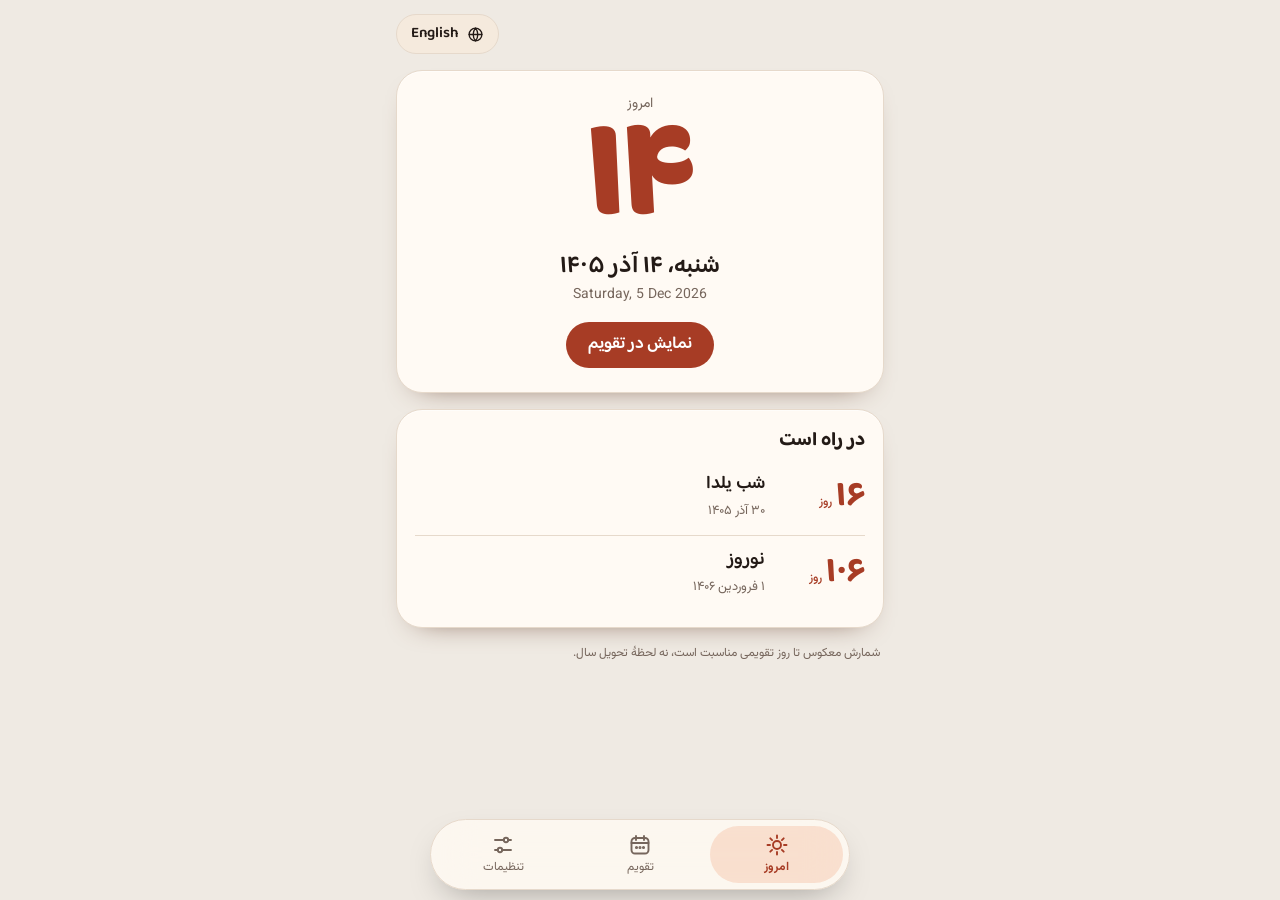
<file: index.html>
<!doctype html>
<html lang="fa" dir="rtl" data-season="autumn" data-theme="light">
<head>
<meta charset="utf-8">
<meta name="viewport" content="width=device-width, initial-scale=1, viewport-fit=cover">
<title>تقویم شمسی</title>
<meta name="description" content="Persian (Shamsi) calendar with Gregorian dates, countdowns and English mode. Works offline.">
<meta name="theme-color" content="#efeae3" media="(prefers-color-scheme: light)">
<meta name="theme-color" content="#14110f" media="(prefers-color-scheme: dark)">
<meta name="apple-mobile-web-app-capable" content="yes">
<meta name="mobile-web-app-capable" content="yes">
<meta name="apple-mobile-web-app-status-bar-style" content="default">
<meta name="apple-mobile-web-app-title" content="تقویم">
<link rel="manifest" href="manifest.webmanifest">
<link rel="icon" type="image/png" sizes="192x192" href="icons/icon-192.png">
<link rel="apple-touch-icon" href="icons/apple-touch-icon.png">
<link rel="preload" href="fonts/vazirmatn.ttf" as="font" type="font/ttf" crossorigin>
<link rel="preload" href="fonts/baloo.ttf" as="font" type="font/ttf" crossorigin>
<link rel="stylesheet" href="styles.css">
<script>
// Apply saved language/theme before first paint to avoid a flash.
try {
  const p = JSON.parse(localStorage.getItem('shamsi.prefs.v1') || '{}');
  const lang = p.lang === 'en' ? 'en' : 'fa';
  const dark = p.appearance === 'dark' || ((p.appearance || 'system') === 'system' && matchMedia('(prefers-color-scheme: dark)').matches);
  document.documentElement.lang = lang;
  document.documentElement.dir = lang === 'en' ? 'ltr' : 'rtl';
  document.documentElement.dataset.theme = dark ? 'dark' : 'light';
} catch (e) {}
</script>
</head>
<body>
<div id="app" aria-live="polite"></div>
<noscript><p style="padding:24px;font-family:system-ui">This calendar needs JavaScript. / این تقویم به جاوااسکریپت نیاز دارد.</p></noscript>
<script type="module" src="app.js"></script>
</body>
</html>
</file>
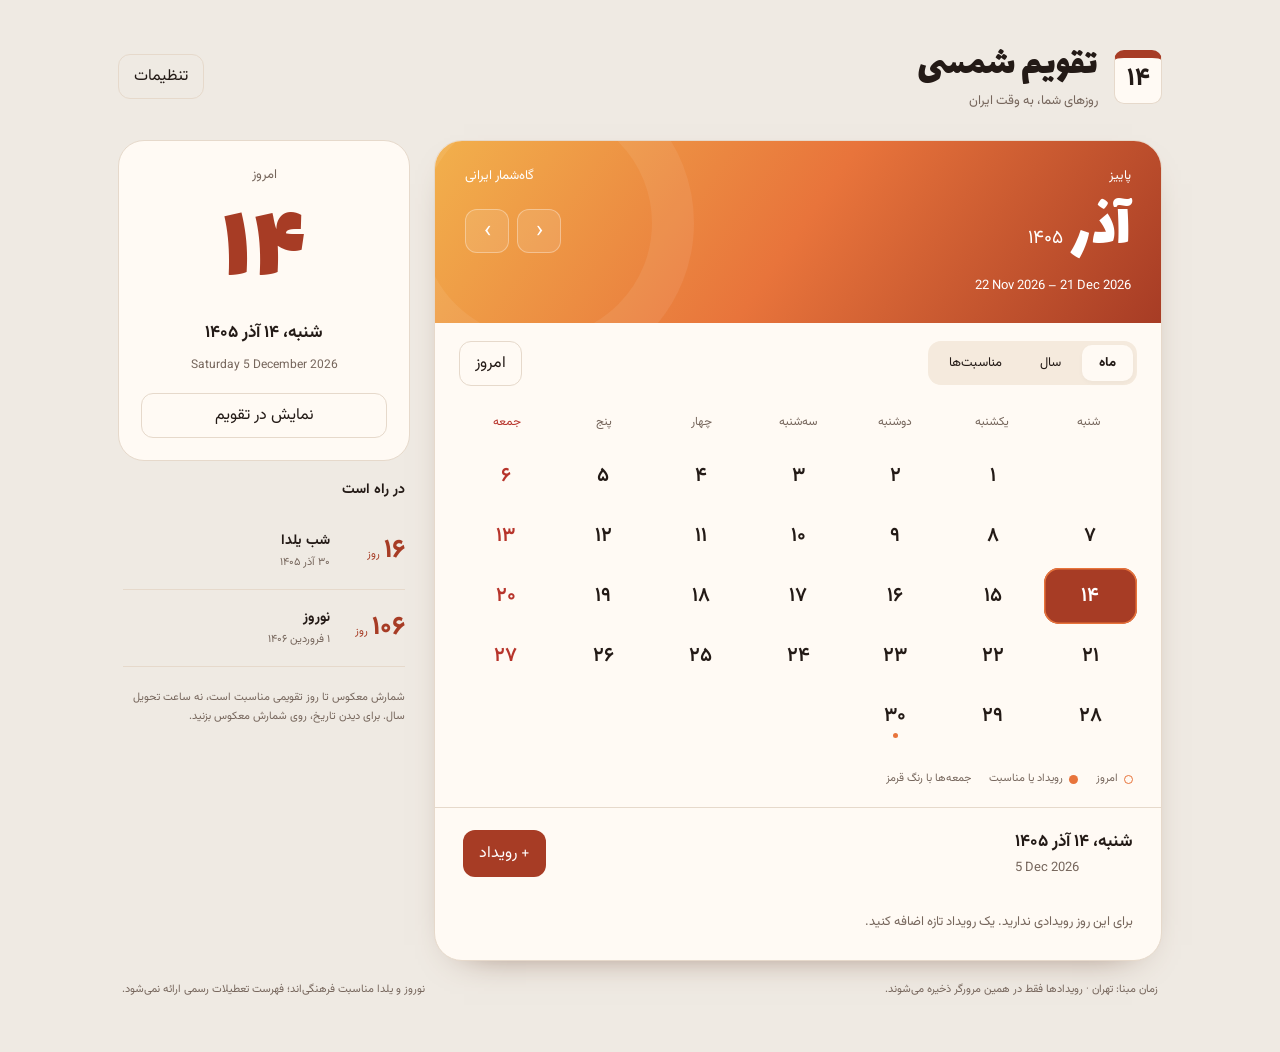
<file: prototype.html>
<!doctype html>
<html lang="fa" dir="rtl">
<head>
<meta charset="utf-8"><meta name="viewport" content="width=device-width,initial-scale=1,viewport-fit=cover">
<meta name="theme-color" content="#fffaf4"><title>تقویم شمسی — روزهای شما</title>
<link rel="preconnect" href="https://fonts.googleapis.com"><link rel="preconnect" href="https://fonts.gstatic.com" crossorigin>
<link href="https://fonts.googleapis.com/css2?family=Lalezar&family=Vazirmatn:wght@400;500;600;700;800&display=swap" rel="stylesheet">
<style>
:root{color-scheme:light;--bg:#efeae3;--fg:#231a16;--muted:#76665c;--screen:#fffaf4;--line:#e6d9cb;--chip:#f5eadd;--a1:#e8743b;--a2:#f2b04c;--a3:#a73c25;--holiday:#b7342b;--focus:#284eaa;font-family:'Vazirmatn',Tahoma,system-ui,sans-serif}
:root[data-theme=dark]{color-scheme:dark;--bg:#14110f;--fg:#f4ece4;--muted:#bdada0;--screen:#211c18;--line:#463a30;--chip:#30271f;--holiday:#ff9b8d;--focus:#9fbdff}
*{box-sizing:border-box}body{margin:0;background:var(--bg);color:var(--fg);line-height:1.7}button,input,select{font:inherit}button{cursor:pointer;color:inherit}button:disabled{opacity:.4;cursor:default}button:focus-visible,input:focus-visible,select:focus-visible,a:focus-visible{outline:3px solid var(--focus);outline-offset:3px}button{touch-action:manipulation}button,input,select{border:1px solid var(--line);border-radius:12px;background:var(--screen)}[hidden]{display:none!important}.wrap{max-width:1100px;margin:auto;padding:42px 28px 32px}.masthead{display:flex;align-items:center;justify-content:space-between;gap:20px;margin-bottom:28px}.brand{display:flex;align-items:center;gap:16px}.mark{width:48px;height:54px;border:1px solid var(--line);border-top:8px solid var(--a3);border-radius:10px;text-align:center;background:var(--screen);font-size:25px;font-weight:800}h1,h2,h3,p{margin:0}h1{font-family:Lalezar,Tahoma,sans-serif;font-weight:400;font-size:38px;line-height:1.25}.subtitle,.muted{color:var(--muted);font-size:13px}.tools{display:flex;gap:8px}.plain{padding:8px 15px;background:transparent}.layout{display:grid;grid-template-columns:minmax(0,1fr) 292px;gap:24px;align-items:start}.main{background:var(--screen);border:1px solid var(--line);border-radius:28px;overflow:hidden;box-shadow:0 14px 40px -30px #633b27}.hero{background:linear-gradient(125deg,var(--a2),var(--a1) 50%,var(--a3));color:#fff;padding:24px 30px 26px;position:relative;isolation:isolate}.hero{overflow:hidden}.hero:after{content:'';position:absolute;width:230px;height:230px;border:42px solid #ffffff12;border-radius:50%;left:-55px;top:-75px;z-index:-1;pointer-events:none}.hero-top,.month-row,.toolbar,.detail-head{display:flex;align-items:center;justify-content:space-between;gap:12px}.hero-top{font-size:13px;margin-bottom:8px}.hero h2{font-family:Lalezar,Tahoma,sans-serif;font-weight:400;font-size:60px;line-height:1.2}.hero .year{font-size:19px;margin-right:10px;font-family:Vazirmatn,Tahoma,sans-serif}.hero .range{direction:ltr;text-align:right;font-size:13px;margin-top:8px}.month-nav{display:flex;gap:8px}.month-nav button{width:44px;height:44px;background:#ffffff1c;border-color:#ffffff55;color:#fff;font-size:24px}.hero button:disabled{opacity:.45}.toolbar{padding:18px 24px 10px}.views{display:flex;gap:4px;background:var(--chip);border-radius:13px;padding:4px}.views button{border:0;background:transparent;padding:7px 17px;border-radius:10px;font-size:13px}.views button[aria-pressed=true]{background:var(--screen);font-weight:800;box-shadow:0 2px 5px #00000008}.calendar{padding:8px 24px 18px}.dows,.days{display:grid;grid-template-columns:repeat(7,minmax(0,1fr));text-align:center}.dows{margin-bottom:8px}.dows span{font-size:12px;color:var(--muted);padding:8px 0}.dows span:last-child{color:var(--holiday)}.days{gap:4px}.day{position:relative;border:0;background:transparent;min-height:56px;min-width:0;border-radius:15px;font-size:20px;font-weight:600}.day.friday{color:var(--holiday)}.day.today{box-shadow:inset 0 0 0 1.5px var(--a1)}.day.selected{background:var(--a3);color:#fff}.day:hover:not(.selected){background:var(--chip)}.day.dot:after{content:'';position:absolute;width:5px;height:5px;border-radius:50%;background:var(--a1);bottom:6px;left:calc(50% - 2.5px)}.day.selected.dot:after{background:#fff}.legend{display:flex;gap:18px;color:var(--muted);font-size:11px;padding:8px 28px 18px}.legend span{display:flex;gap:6px;align-items:center}.legend i{width:9px;height:9px;border-radius:50%;background:var(--a1)}.legend .outline{background:transparent;border:1px solid var(--a1)}.detail{border-top:1px solid var(--line);padding:20px 28px 24px}.detail h3{font-size:17px}.primary{background:var(--a3);color:white;border-color:transparent;padding:9px 15px}.event-list{list-style:none;padding:0;margin:14px 0 0}.event-row{padding:12px 0;display:flex;align-items:center;justify-content:space-between;gap:14px;border-bottom:1px solid var(--line)}.event-row:last-child{border-bottom:0}.event-row strong{font-size:14px;display:block;overflow-wrap:anywhere}.event-row small{display:block;color:var(--muted);font-size:11px}.delete{background:transparent;border:0;font-size:12px;color:var(--holiday);padding:10px}.empty{color:var(--muted);font-size:13px;padding:18px 0 3px}.sidebar{display:grid;gap:18px}.today-card{padding:23px 22px 22px;background:var(--screen);border:1px solid var(--line);border-radius:26px;text-align:center}.eyebrow{font-size:13px;color:var(--muted)}.big-number{font-family:Lalezar,Tahoma,sans-serif;font-size:110px;line-height:1.1;margin:6px 0;color:var(--a3)}.today-card h3{font-size:17px}.english{direction:ltr;color:var(--muted);font-size:12px;margin:7px 0 18px}.wide{width:100%}.countdowns{padding:0 5px}.countdowns>h3{font-size:14px;margin-bottom:10px}.countdown{display:flex;align-items:center;gap:13px;padding:16px 0;border-bottom:1px solid var(--line);width:100%;text-align:right;background:transparent;border-radius:0;border-top:0;border-left:0;border-right:0}.countdown:hover strong{text-decoration:underline}.count-num{min-width:62px;font-size:26px;font-weight:800;color:var(--a3)}.count-num small{font-size:11px;font-weight:400;margin-right:4px}.countdown strong{font-size:14px;display:block}.countdown p{font-size:11px;color:var(--muted)}.note{font-size:11px;color:var(--muted);padding:4px 5px}.footer{font-size:11px;color:var(--muted);display:flex;justify-content:space-between;gap:16px;margin:20px 4px}.year-scroll{max-height:560px;overflow:auto;padding:0 24px 20px;scroll-padding-top:50px}.mini-month{padding-bottom:16px}.sticky{position:sticky;top:0;background:var(--screen);padding:12px 0 8px;z-index:1;display:flex;justify-content:space-between;align-items:center;border-bottom:1px solid var(--line);margin-bottom:8px}.sticky h3{font-family:Lalezar,Tahoma,sans-serif;font-size:25px;font-weight:400}.mini-month .day{min-height:44px;font-size:16px}.mini-month .dows{margin:0}.occasions{padding:6px 28px 24px;min-height:220px}.info{font-size:12px;color:var(--muted);padding:12px 14px;background:var(--chip);border-radius:12px;margin-bottom:10px}dialog{background:var(--screen);color:var(--fg);border:1px solid var(--line);border-radius:24px;padding:26px;width:min(420px,calc(100% - 32px));max-height:90dvh;overflow:auto}dialog::backdrop{background:#1e130e77;backdrop-filter:blur(4px)}dialog h2{font-size:21px;margin-bottom:6px}dialog label{display:block;font-size:13px;margin:18px 0 7px}dialog input,dialog select{width:100%;padding:11px 12px}dialog .actions{display:flex;justify-content:flex-end;gap:8px;margin-top:24px}#event-date{margin-bottom:16px}#save-status{color:var(--holiday);font-size:12px}.jump-fields{display:grid;grid-template-columns:1fr 1fr;gap:14px}#toast{position:fixed;bottom:24px;left:50%;transform:translateX(-50%);background:var(--fg);color:var(--screen);border-radius:12px;padding:11px 20px;z-index:5;font-size:13px;max-width:90%;text-align:center}#open-jump{border:0;background:transparent;color:white;text-align:right;padding:0}.skip{position:absolute;top:-100px}.skip:focus{top:8px;right:8px;background:var(--screen);padding:10px;z-index:10}
:root[data-theme=dark] .big-number,:root[data-theme=dark] .count-num{color:#f3ac85}
@media(max-width:760px){.wrap{padding:24px 16px}.layout{grid-template-columns:1fr}.sidebar{grid-template-columns:1fr 1fr;gap:16px}.today-card{padding:18px 12px}.big-number{font-size:80px}.sidebar .note{grid-column:1/-1}.masthead{align-items:flex-start}.brand{gap:10px}.mark{display:none}h1{font-size:31px}.subtitle{font-size:11px}.plain{padding:8px 10px}.hero{padding:21px 24px}.count-num{font-size:23px;min-width:48px}.countdown{gap:6px}.footer{flex-direction:column;gap:4px}.day{min-height:48px;font-size:18px}.calendar{padding-inline:14px}.toolbar{padding-inline:14px}.detail{padding-inline:20px}.views button{padding:7px 12px}.hero h2{font-size:49px}.hero .year{font-size:17px}.today-card h3{font-size:14px}.english{font-size:10px}}
@media(max-width:360px){.wrap{padding-inline:10px}.hero{padding-inline:18px}.sidebar{grid-template-columns:1fr}.sidebar .note{grid-column:auto}.detail-head{flex-wrap:wrap}.tools .plain{font-size:12px}.hero h2{font-size:43px}.month-nav{gap:4px}.month-nav button{width:39px}.legend{gap:10px}}
@media(prefers-reduced-motion:no-preference){button{transition:background .15s,color .15s}.year-scroll{scroll-behavior:smooth}}
</style>
</head>
<body>
<a class="skip" href="#calendar-panel">رفتن به تقویم</a>
<div class="wrap">
<header class="masthead"><div class="brand"><div class="mark" id="brand-day" aria-hidden="true"></div><div><h1>تقویم شمسی</h1><p class="subtitle">روزهای شما، به وقت ایران</p></div></div><div class="tools"><button class="plain" id="open-settings">تنظیمات</button></div></header>
<main class="layout">
<section class="main" aria-label="تقویم تعاملی">
<header class="hero"><div class="hero-top"><span id="season-label"></span><span>گاه‌شمار ایرانی</span></div><div class="month-row"><button id="open-jump" aria-label="انتخاب ماه و سال"><h2><span id="month-name"></span><span class="year" id="year-name"></span></h2></button><div class="month-nav"><button id="prev" aria-label="ماه قبل">‹</button><button id="next" aria-label="ماه بعد">›</button></div></div><p class="range" id="month-range" lang="en"></p></header>
<div class="toolbar"><div class="views" role="group" aria-label="نمای تقویم"><button data-view="month" aria-pressed="true">ماه</button><button data-view="year" aria-pressed="false">سال</button><button data-view="occasions" aria-pressed="false">مناسبت‌ها</button></div><button class="plain" id="go-today">امروز</button></div>
<div id="calendar-panel" tabindex="-1"><div class="calendar" id="month-view"><div class="dows" id="weekdays"></div><div class="days" id="month-days" aria-label="روزهای ماه"></div></div><div class="year-scroll" id="year-view" hidden aria-label="ماه‌های سال"></div><div class="occasions" id="occasions-view" hidden></div></div>
<div class="legend"><span><i class="outline"></i>امروز</span><span><i></i>رویداد یا مناسبت</span><span>جمعه‌ها با رنگ قرمز</span></div>
<section class="detail" aria-labelledby="selected-title"><div class="detail-head"><div><h3 id="selected-title" aria-live="polite"></h3><p class="muted" id="selected-gregorian" dir="ltr" lang="en"></p></div><button class="primary" id="add-event">+ رویداد</button></div><ul class="event-list" id="selected-events"></ul></section>
</section>
<aside class="sidebar" aria-label="امروز و شمارش معکوس"><section class="today-card"><p class="eyebrow">امروز</p><div class="big-number" id="today-number"></div><h3 id="today-title"></h3><p class="english" id="today-gregorian" lang="en"></p><button class="plain wide" id="today-show">نمایش در تقویم</button></section><section class="countdowns"><h3>در راه است</h3><div id="countdown-list"></div></section><p class="note">شمارش معکوس تا روز تقویمی مناسبت است، نه ساعت تحویل سال. برای دیدن تاریخ، روی شمارش معکوس بزنید.</p></aside>
</main>
<footer class="footer"><span>زمان مبنا: تهران · رویدادها فقط در همین مرورگر ذخیره می‌شوند.</span><span>نوروز و یلدا مناسبت فرهنگی‌اند؛ فهرست تعطیلات رسمی ارائه نمی‌شود.</span></footer>
<p id="save-status" role="status"></p>
</div>
<dialog id="settings-dialog" aria-labelledby="settings-title"><h2 id="settings-title">تنظیمات</h2><p class="muted">تقویم را به سلیقهٔ خودتان ببینید.</p><label for="theme-select">ظاهر</label><select id="theme-select"><option value="system">همراه دستگاه</option><option value="light">روشن</option><option value="dark">تاریک</option></select><label for="season-select">رنگ تقویم</label><select id="season-select"><option value="seasonal">هماهنگ با فصل ماه</option><option value="autumn">همیشه پاییزی</option></select><p class="note" style="margin-top:18px">رویدادها و تنظیمات در مرورگر ذخیره می‌شوند. پاک‌کردن داده‌های مرورگر، رویدادها را هم پاک می‌کند.</p><div class="actions"><button class="primary" data-close>تمام</button></div></dialog>
<dialog id="jump-dialog" aria-labelledby="jump-title"><form id="jump-form"><h2 id="jump-title">رفتن به تاریخ</h2><div class="jump-fields"><div><label for="jump-month">ماه</label><select id="jump-month"></select></div><div><label for="jump-year">سال شمسی</label><input id="jump-year" inputmode="numeric" required aria-describedby="year-help"></div></div><p class="muted" id="year-help">از ۱۲۰۰ تا ۱۶۰۰</p><div class="actions"><button type="button" class="plain" data-close>انصراف</button><button class="primary" type="submit">نمایش</button></div></form></dialog>
<dialog id="event-dialog" aria-labelledby="event-title"><form id="event-form"><h2 id="event-title">رویداد تازه</h2><p class="muted" id="event-date"></p><label for="event-input">عنوان رویداد</label><input id="event-input" maxlength="120" placeholder="مثلاً تولد یا قرار ملاقات" required autocomplete="off"><div class="actions"><button type="button" class="plain" data-close>انصراف</button><button class="primary" type="submit">ذخیره رویداد</button></div></form></dialog>
<div id="toast" role="status" hidden></div>
<script>
'use strict';
const $=id=>document.getElementById(id), DAY=86400000, TZ='Asia/Tehran';
const months=['فروردین','اردیبهشت','خرداد','تیر','مرداد','شهریور','مهر','آبان','آذر','دی','بهمن','اسفند'];
const weekdays=['شنبه','یکشنبه','دوشنبه','سه‌شنبه','چهارشنبه','پنجشنبه','جمعه'];
const fa=n=>String(n).replace(/\d/g,d=>'۰۱۲۳۴۵۶۷۸۹'[d]);
const latin=s=>s.replace(/[۰-۹]/g,d=>'۰۱۲۳۴۵۶۷۸۹'.indexOf(d)).replace(/[٠-٩]/g,d=>'٠١٢٣٤٥٦٧٨٩'.indexOf(d));
const escapeHTML=s=>String(s).replace(/[&<>"']/g,c=>({'&':'&amp;','<':'&lt;','>':'&gt;','"':'&quot;',"'":'&#39;'}[c]));
const partFormat=new Intl.DateTimeFormat('en-US-u-ca-persian-nu-latn',{timeZone:TZ,year:'numeric',month:'numeric',day:'numeric'});
function parts(date){const p={};partFormat.formatToParts(date).forEach(x=>{if(['year','month','day'].includes(x.type))p[x.type]=Number(x.value)});return p}
const gregFormat=new Intl.DateTimeFormat('en-GB',{timeZone:TZ,year:'numeric',month:'short',day:'numeric'});
const fullFormat=new Intl.DateTimeFormat('fa-IR-u-ca-persian',{timeZone:TZ,weekday:'long',year:'numeric',month:'long',day:'numeric'});
function displayDate(date){const p=parts(date);return weekdays[(date.getUTCDay()+1)%7]+'، '+fa(p.day)+' '+months[p.month-1]+' '+fa(p.year)}
const yearStarts=new Map();
// Use Intl's Persian calendar to locate New Year; subsequent arithmetic is on
// UTC-noon representatives of calendar days, never local-midnight timestamps.
function startOfYear(year){if(yearStarts.has(year))return yearStarts.get(year);for(let d=18;d<=24;d++){const date=new Date(Date.UTC(year+621,2,d,12));const p=parts(date);if(p.year===year&&p.month===1&&p.day===1){yearStarts.set(year,date.getTime());return date.getTime()}}throw new Error('Persian calendar is unavailable')}
function toDate(y,m,d=1){const offset=m<=7?(m-1)*31:186+(m-7)*30;return new Date(startOfYear(y)+(offset+d-1)*DAY)}
function monthLength(y,m){return m<=6?31:m<=11?30:Math.round((startOfYear(y+1)-startOfYear(y))/DAY)-336}
function dayKey(p){return `${p.year}-${p.month}-${p.day}`}
function todayDate(){const p=parts(new Date());return toDate(p.year,p.month,p.day)}
let today=todayDate(),todayParts=parts(today),selected=new Date(today),year=todayParts.year,month=todayParts.month,view='month';
let settings={theme:'system',color:'seasonal'},events=[],storageOK=true;
try{const s=JSON.parse(localStorage.getItem('shamsi-settings-v1')||'null');if(s&&['system','light','dark'].includes(s.theme)&&['seasonal','autumn'].includes(s.color))settings=s;const e=JSON.parse(localStorage.getItem('shamsi-events-v1')||'[]');if(Array.isArray(e))events=e.filter(x=>x&&typeof x.id==='string'&&typeof x.key==='string'&&typeof x.title==='string').map(x=>({...x,title:x.title.slice(0,120)}))}catch(e){storageOK=false}
function persist(){try{localStorage.setItem('shamsi-settings-v1',JSON.stringify(settings));localStorage.setItem('shamsi-events-v1',JSON.stringify(events));storageOK=true;$('save-status').textContent=''}catch(e){storageOK=false;$('save-status').textContent='ذخیره‌سازی مرورگر در دسترس نیست؛ تغییرات فقط تا بسته‌شدن این صفحه باقی می‌مانند.'}}
if(!storageOK)$('save-status').textContent='ذخیره‌سازی در دسترس نیست؛ رویدادهای تازه ممکن است پس از بستن صفحه باقی نمانند.';
const palettes=[['بهار','#5ca977','#8ac79b','#256441'],['تابستان','#d8992c','#ebbd57','#875611'],['پاییز','#e8743b','#f2b04c','#a73c25'],['زمستان','#568fa9','#89b8ca','#285c79']];
const darkMedia=matchMedia('(prefers-color-scheme: dark)');
function appearance(){const dark=settings.theme==='dark'||settings.theme==='system'&&darkMedia.matches;document.documentElement.dataset.theme=dark?'dark':'light';const p=palettes[settings.color==='autumn'?2:Math.floor((month-1)/3)];['--a1','--a2','--a3'].forEach((name,i)=>document.documentElement.style.setProperty(name,p[i+1]));document.querySelector('meta[name="theme-color"]').content=dark?'#211c18':'#fffaf4'}
function cultural(p){if(p.month===1&&p.day===1)return [{title:'نوروز',kind:'مناسبت فرهنگی · آغاز سال شمسی'}];if(p.month===9&&p.day===30)return [{title:'شب یلدا',kind:'مناسبت فرهنگی · آخرین شب پاییز'}];return []}
function entries(date){const p=parts(date);const rows=cultural(p);if(date.getUTCDay()===5)rows.push({title:'جمعه',kind:'آخر هفته'});events.filter(e=>e.key===dayKey(p)).forEach(e=>rows.push({...e,kind:'رویداد شخصی'}));return rows}
function dows(){return weekdays.map(w=>`<span><abbr title="${w}" style="text-decoration:none">${w==='پنجشنبه'?'پنج':w==='چهارشنبه'?'چهار':w}</abbr></span>`).join('')}
function grid(y,m){const offset=(toDate(y,m).getUTCDay()+1)%7,len=monthLength(y,m);let html='<span aria-hidden="true"></span>'.repeat(offset);for(let d=1;d<=len;d++){const date=toDate(y,m,d),p={year:y,month:m,day:d},key=dayKey(p),isToday=key===dayKey(todayParts),isSelected=key===dayKey(parts(selected));const items=entries(date),hasDot=items.some(x=>x.title!=='جمعه');let classes='day'+(date.getUTCDay()===5?' friday':'')+(isToday?' today':'')+(isSelected?' selected':'')+(hasDot?' dot':'');const label=displayDate(date)+(isToday?'، امروز':'')+(items.length?'، '+items.map(x=>x.title).join('، '):'');html+=`<button class="${classes}" data-date="${key}" aria-label="${escapeHTML(label)}" aria-pressed="${isSelected}" ${isToday?'aria-current="date"':''}>${fa(d)}</button>`}return html}
function eventHTML(items){return items.map(e=>`<li class="event-row"><div><strong>${escapeHTML(e.title)}</strong><small>${escapeHTML(e.kind)}</small></div>${e.id?`<button class="delete" data-delete="${escapeHTML(e.id)}" aria-label="حذف ${escapeHTML(e.title)}">حذف</button>`:''}</li>`).join('')}
function renderDetail(){$('selected-title').textContent=displayDate(selected);$('selected-gregorian').textContent=gregFormat.format(selected);const e=entries(selected);$('selected-events').innerHTML=e.length?eventHTML(e):'<li class="empty">برای این روز رویدادی ندارید. یک رویداد تازه اضافه کنید.</li>'}
function renderYear(){const pos=$('year-view').scrollTop;$('year-view').innerHTML=months.map((name,i)=>`<section class="mini-month" id="mini-${i+1}"><header class="sticky"><h3>${name}</h3><span class="muted">${fa(year)}</span></header><div class="dows">${dows()}</div><div class="days">${grid(year,i+1)}</div></section>`).join('');$('year-view').scrollTop=pos}
function renderOccasions(){let html='<p class="info">رویدادهای شخصی، جمعه‌ها و دو مناسبت فرهنگیِ نوروز و یلدا. این فهرست، تقویم تعطیلات رسمی نیست.</p>';let count=0;for(let d=1;d<=monthLength(year,month);d++){const date=toDate(year,month,d),e=entries(date);if(!e.length)continue;count++;html+=`<section><button class="plain" data-date="${year}-${month}-${d}">${fa(d)} ${months[month-1]} · ${weekdays[(date.getUTCDay()+1)%7]}</button><ul class="event-list" style="margin-top:0">${eventHTML(e)}</ul></section>`}if(!count)html+='<p class="empty">در این ماه رویدادی ثبت نشده است.</p>';$('occasions-view').innerHTML=html}
function nextTarget(m,d){let y=todayParts.year;let date=toDate(y,m,d);if(date<today)date=toDate(++y,m,d);return date}
function renderToday(){$('brand-day').textContent=fa(todayParts.day);$('today-number').textContent=fa(todayParts.day);$('today-title').textContent=displayDate(today);$('today-gregorian').textContent=new Intl.DateTimeFormat('en-GB',{timeZone:TZ,dateStyle:'full'}).format(today);$('countdown-list').innerHTML=[[9,30,'شب یلدا'],[1,1,'نوروز']].map(([m,d,title])=>{const target=nextTarget(m,d),p=parts(target),n=Math.round((target-today)/DAY);return `<button class="countdown" data-date="${dayKey(p)}" aria-label="${title}، ${fa(n)} روز مانده، نمایش در تقویم"><div class="count-num">${fa(n)}<small>روز</small></div><div><strong>${title}</strong><p>${n===0?'امروز است!':fa(p.day)+' '+months[p.month-1]+' '+fa(p.year)}</p></div></button>`}).join('')}
function render(){appearance();$('month-name').textContent=months[month-1];$('year-name').textContent=fa(year);$('season-label').textContent=palettes[Math.floor((month-1)/3)][0];$('month-range').textContent=gregFormat.format(toDate(year,month))+' – '+gregFormat.format(toDate(year,month,monthLength(year,month)));$('prev').disabled=year===1200&&month===1;$('next').disabled=year===1600&&month===12;$('prev').setAttribute('aria-label',view==='year'?'سال قبل':'ماه قبل');$('next').setAttribute('aria-label',view==='year'?'سال بعد':'ماه بعد');document.querySelectorAll('[data-view]').forEach(b=>b.setAttribute('aria-pressed',b.dataset.view===view));['month','year','occasions'].forEach(v=>$(v+'-view').hidden=v!==view);if(view==='month')$('month-days').innerHTML=grid(year,month);if(view==='year')renderYear();if(view==='occasions')renderOccasions();renderDetail();renderToday()}
function selectDate(key){const [y,m,d]=key.split('-').map(Number);selected=toDate(y,m,d);year=y;month=m;view='month';render()}
function goToday(){selected=new Date(today);year=todayParts.year;month=todayParts.month;view='month';render()}
function navigate(delta){if(view==='year'){year=Math.min(1600,Math.max(1200,year+delta))}else{let n=year*12+month-1+delta;year=Math.floor(n/12);month=n%12+1}selected=toDate(year,month,1);render();if(view==='year')$('year-view').scrollTop=0}
let toastTimer;function toast(message){$('toast').textContent=message;$('toast').hidden=false;clearTimeout(toastTimer);toastTimer=setTimeout(()=>$('toast').hidden=true,3000)}
$('weekdays').innerHTML=dows();$('jump-month').innerHTML=months.map((m,i)=>`<option value="${i+1}">${m}</option>`).join('');
$('prev').onclick=()=>navigate(-1);$('next').onclick=()=>navigate(1);$('go-today').onclick=goToday;$('today-show').onclick=()=>{goToday();$('calendar-panel').focus()};
document.addEventListener('click',e=>{const date=e.target.closest('[data-date]');if(date)selectDate(date.dataset.date);const tab=e.target.closest('[data-view]');if(tab){view=tab.dataset.view;render();if(view==='year')document.getElementById('mini-'+month).scrollIntoView({block:'nearest'})}const close=e.target.closest('[data-close]');if(close)close.closest('dialog').close();const del=e.target.closest('[data-delete]');if(del){events=events.filter(x=>x.id!==del.dataset.delete);persist();render();toast(storageOK?'رویداد حذف شد':'رویداد از این نشست حذف شد')}});
$('open-settings').onclick=()=>{$('theme-select').value=settings.theme;$('season-select').value=settings.color;$('settings-dialog').showModal()};$('theme-select').onchange=e=>{settings.theme=e.target.value;persist();appearance()};$('season-select').onchange=e=>{settings.color=e.target.value;persist();appearance()};darkMedia.addEventListener('change',appearance);
$('open-jump').onclick=()=>{$('jump-month').value=month;$('jump-year').value=fa(year);$('jump-year').setCustomValidity('');$('jump-dialog').showModal()};$('jump-year').oninput=()=>$('jump-year').setCustomValidity('');$('jump-form').onsubmit=e=>{e.preventDefault();const value=latin($('jump-year').value.trim()),y=Number(value);if(!/^\d{4}$/.test(value)||y<1200||y>1600){$('jump-year').setCustomValidity('سال را از ۱۲۰۰ تا ۱۶۰۰ وارد کنید.');$('jump-year').reportValidity();return}year=y;month=Number($('jump-month').value);selected=toDate(year,month,1);$('jump-dialog').close();render()};
$('add-event').onclick=()=>{$('event-input').value='';$('event-input').setCustomValidity('');$('event-date').textContent=displayDate(selected);$('event-dialog').showModal();$('event-input').focus()};$('event-input').oninput=()=>$('event-input').setCustomValidity('');$('event-form').onsubmit=e=>{e.preventDefault();const title=$('event-input').value.trim();if(!title){$('event-input').setCustomValidity('عنوان رویداد را بنویسید.');$('event-input').reportValidity();return}events.push({id:globalThis.crypto?.randomUUID?.()||Date.now()+'-'+Math.random().toString(36).slice(2),key:dayKey(parts(selected)),title});persist();$('event-dialog').close();render();toast(storageOK?'رویداد ذخیره شد':'رویداد فقط برای این نشست اضافه شد')};
function refreshToday(){const date=todayDate();if(date.getTime()===today.getTime())return;const wasToday=selected.getTime()===today.getTime();today=date;todayParts=parts(today);if(wasToday){selected=new Date(today);year=todayParts.year;month=todayParts.month}render()}
setInterval(refreshToday,30000);document.addEventListener('visibilitychange',()=>{if(!document.hidden)refreshToday()});window.addEventListener('focus',refreshToday);
render();
</script>
</body></html>
</file>
<file: styles.css>
/* Fonts: Baloo Bhaijaan 2 (rounded display) + Vazirmatn (body). Baloo draws the Persian digits
   ۴ ۵ ۶ ۷ in the Arabic style, so Persian digits always come from Vazirmatn: the later
   @font-face with a unicode-range wins for those code points. */
@font-face { font-family: Vazirmatn; src: url(fonts/vazirmatn.ttf) format('truetype'); font-weight: 100 900; font-display: swap; }
@font-face { font-family: Display; src: url(fonts/baloo.ttf) format('truetype'); font-weight: 400 800; font-display: swap; }
@font-face { font-family: Display; src: url(fonts/vazirmatn.ttf) format('truetype'); font-weight: 100 900; font-display: swap; unicode-range: U+06F0-06F9; }

:root {
  --text: Vazirmatn, ui-rounded, system-ui, -apple-system, sans-serif;
  --display: Display, Vazirmatn, ui-rounded, system-ui, sans-serif;
  --bg: #efeae3; --surface: #fffaf4; --ink: #231a16; --muted: #76665c; --line: #e6d9cb; --chip: #f5eadd; --holiday: #b7342b;
  --shadow: 0 1px 0 rgba(255,255,255,.6) inset, 0 12px 30px -22px #633b27;
  --radius: 26px;
  color-scheme: light;
}
html[data-theme=dark] {
  --bg: #14110f; --surface: #211c18; --ink: #f4ece4; --muted: #bdada0; --line: #463a30; --chip: #30271f; --holiday: #ff9b8d;
  --shadow: none; color-scheme: dark;
}
html[data-season=spring] { --a-light: #8ac79b; --a: #5ca977; --a-deep: #256441; }
html[data-season=summer] { --a-light: #ebbd57; --a: #d8992c; --a-deep: #875611; }
html[data-season=autumn] { --a-light: #f2b04c; --a: #e8743b; --a-deep: #a73c25; }
html[data-season=winter] { --a-light: #89b8ca; --a: #568fa9; --a-deep: #285c79; }
html { --emphasis: var(--a-deep); }
html[data-theme=dark] { --emphasis: #f3ac85; }
html[data-theme=dark][data-season=spring] { --emphasis: #8fd6a6; }
html[data-theme=dark][data-season=summer] { --emphasis: #f0c566; }
html[data-theme=dark][data-season=winter] { --emphasis: #9bc9dc; }

* { box-sizing: border-box; -webkit-tap-highlight-color: transparent; }
html, body { margin: 0; background: var(--bg); color: var(--ink); }
body { font-family: var(--text); line-height: 1.6; -webkit-text-size-adjust: 100%; min-height: 100dvh; }
h1, h2, h3, p { margin: 0; }
button { font: inherit; color: inherit; background: none; border: 0; padding: 0; cursor: pointer; touch-action: manipulation; }
button:focus-visible, select:focus-visible { outline: 3px solid var(--a); outline-offset: 3px; border-radius: 12px; }
.display { font-family: var(--display); }
.muted { color: var(--muted); }
.ltr-text { direction: ltr; unicode-bidi: isolate; }
html[dir=rtl] .ltr-text { text-align: right; }
html[dir=ltr] .ltr-text { text-align: left; }

#app { max-width: 520px; margin: 0 auto; padding: calc(env(safe-area-inset-top) + 14px) 16px calc(env(safe-area-inset-bottom) + 112px); }
.view { display: grid; gap: 16px; animation: fade-up .28s ease both; }
@keyframes fade-up { from { opacity: 0; transform: translateY(8px); } to { opacity: 1; transform: none; } }

.card { background: var(--surface); border: 1px solid var(--line); border-radius: var(--radius); box-shadow: var(--shadow); }
.toolbar { display: flex; justify-content: flex-end; }
.pill { display: inline-flex; align-items: center; gap: 8px; padding: 7px 14px; border-radius: 999px; background: var(--chip); border: 1px solid var(--line); font-family: var(--display); font-weight: 600; font-size: 15px; transition: transform .12s; }
.pill:active { transform: scale(.96); }
.pill svg { width: 17px; height: 17px; }
.primary { background: var(--a-deep); color: #fff; padding: 9px 22px; border-radius: 999px; font-family: var(--display); font-weight: 600; font-size: 17px; transition: transform .12s, filter .12s; }
.primary:active { transform: scale(.96); filter: brightness(.95); }

/* Today */
.today-card { text-align: center; padding: 22px 20px 24px; }
.eyebrow { color: var(--muted); font-size: 14px; }
.big-number { font-family: var(--display); font-weight: 800; font-size: 132px; line-height: .95; color: var(--emphasis); margin: 6px 0 4px; letter-spacing: -2px; }
.date-line { font-family: var(--display); font-weight: 600; font-size: 24px; line-height: 1.3; }
.greg { color: var(--muted); font-size: 14px; margin: 2px 0 16px; text-align: center !important; }
.section-title { font-family: var(--display); font-weight: 700; font-size: 19px; margin-bottom: 4px; }
.list-card { padding: 16px 18px; }
.row-btn { display: flex; align-items: center; gap: 14px; width: 100%; padding: 12px 0; text-align: start; border-bottom: 1px solid var(--line); }
.row-btn:last-child { border-bottom: 0; }
.row-btn:active { opacity: .7; }
.count { font-family: var(--display); font-weight: 700; font-size: 34px; color: var(--emphasis); min-width: 86px; line-height: 1.1; white-space: nowrap; }
.count small { font-size: 12px; font-weight: 500; margin-inline-start: 4px; font-family: var(--text); }
.row-title { font-family: var(--display); font-weight: 600; font-size: 18px; line-height: 1.3; }
.row-sub { color: var(--muted); font-size: 13px; }
.note { color: var(--muted); font-size: 12px; padding: 0 4px; }
.occasion { padding: 10px 0; }
.occasion + .occasion { border-top: 1px solid var(--line); }
.install { display: flex; gap: 12px; align-items: flex-start; padding: 14px 16px; background: var(--chip); border: 1px dashed var(--line); border-radius: 20px; font-size: 14px; }
.install strong { font-family: var(--display); font-size: 16px; display: block; }
.install button { margin-inline-start: auto; color: var(--muted); font-size: 13px; padding: 4px 8px; }

/* Calendar */
.hero { position: relative; overflow: hidden; border-radius: 28px; padding: 18px 18px 16px; color: #fff; background: linear-gradient(135deg, var(--a-light), var(--a) 52%, var(--a-deep)); isolation: isolate; box-shadow: 0 14px 30px -20px var(--a-deep); }
html[dir=ltr] .hero { background: linear-gradient(225deg, var(--a-light), var(--a) 52%, var(--a-deep)); }
.hero::after { content: ''; position: absolute; width: 220px; height: 220px; border-radius: 50%; border: 40px solid rgba(255,255,255,.08); inset-inline-end: -70px; top: -90px; z-index: -1; }
.hero-top { display: flex; justify-content: space-between; align-items: center; font-size: 14px; }
.chip-btn { background: rgba(255,255,255,.22); padding: 5px 16px; border-radius: 999px; font-family: var(--display); font-weight: 600; font-size: 16px; transition: transform .12s; }
.chip-btn:active { transform: scale(.95); }
.hero-main { display: flex; align-items: center; justify-content: space-between; margin-top: 6px; }
.title-btn { flex: 1; text-align: center; color: inherit; min-width: 0; }
.month-title { font-family: var(--display); font-weight: 700; font-size: 44px; line-height: 1.15; display: inline-flex; align-items: center; gap: 6px; white-space: nowrap; }
.month-title svg { width: 18px; height: 18px; opacity: .8; flex: none; }
.nav-btn { width: 46px; height: 46px; border-radius: 50%; background: rgba(255,255,255,.2); display: grid; place-items: center; flex: none; transition: transform .12s, opacity .12s; }
.nav-btn:active { transform: scale(.92); }
.nav-btn:disabled { opacity: .35; cursor: default; }
.nav-btn svg { width: 22px; height: 22px; }
html[dir=rtl] .nav-btn svg { transform: scaleX(-1); }
.range { text-align: center; font-size: 13px; opacity: .95; margin-top: 2px; direction: ltr; }
.cal-card { padding: 14px 12px 12px; touch-action: pan-y; }
.dows, .days { display: grid; grid-template-columns: repeat(7, minmax(0, 1fr)); text-align: center; }
.dows span { font-family: var(--display); font-weight: 500; font-size: 15px; color: var(--muted); padding: 4px 0 8px; }
.dows span:last-child { color: var(--holiday); }
.days { gap: 4px 3px; }
.days.enter { animation: slide-in .26s cubic-bezier(.2,.8,.2,1) both; }
@keyframes slide-in { from { opacity: 0; transform: translateX(calc(var(--dir, 1) * 26px)); } to { opacity: 1; transform: none; } }
.day { position: relative; height: 48px; border-radius: 15px; font-family: var(--display); font-weight: 600; font-size: 21px; display: grid; place-items: center; transition: background .15s, transform .1s; }
.day:active { transform: scale(.92); }
.day:hover { background: var(--chip); }
.day.friday { color: var(--holiday); }
.day.today { box-shadow: inset 0 0 0 2px var(--a); }
.day.selected { background: var(--a-deep); color: #fff; }
.day.selected.today { box-shadow: 0 0 0 2px var(--surface), 0 0 0 4px var(--a); }
.day.dot::after { content: ''; position: absolute; bottom: 5px; width: 5px; height: 5px; border-radius: 50%; background: var(--a); }
.day.selected.dot::after { background: #fff; }
.legend { display: flex; flex-wrap: wrap; gap: 6px 16px; padding: 10px 6px 2px; color: var(--muted); font-size: 12px; }
.legend span { display: inline-flex; align-items: center; gap: 6px; }
.legend i { width: 10px; height: 10px; border-radius: 50%; display: inline-block; }
.legend .ring { border: 2px solid var(--a); }
.legend .fill { background: var(--a-deep); }
.legend .dot-i { background: var(--a); }
.detail { padding: 16px 18px 12px; }
.detail h2 { font-family: var(--display); font-weight: 700; font-size: 23px; line-height: 1.3; }
.detail hr { border: 0; border-top: 1px solid var(--line); margin: 12px 0 4px; }

/* Settings */
.settings h1 { font-family: var(--display); font-weight: 800; font-size: 38px; padding: 8px 4px 0; }
.group-title { color: var(--muted); font-size: 13px; padding: 0 6px 6px; }
.group { padding: 4px 16px; }
.setting { display: flex; align-items: center; justify-content: space-between; gap: 12px; min-height: 54px; border-bottom: 1px solid var(--line); }
.setting:last-child { border-bottom: 0; }
.setting .label { font-size: 16px; }
.setting .value { color: var(--muted); font-size: 15px; text-align: end; }
.seg { display: inline-flex; background: var(--chip); border-radius: 12px; padding: 3px; gap: 2px; border: 1px solid var(--line); }
.seg button { padding: 6px 14px; border-radius: 9px; font-size: 14px; white-space: nowrap; color: var(--muted); transition: background .15s; }
.seg button[aria-checked=true] { background: var(--surface); color: var(--ink); font-weight: 700; box-shadow: 0 1px 3px rgba(0,0,0,.12); }
.seg.full { display: flex; width: 100%; margin: 12px 0; }
.seg.full button { flex: 1; padding: 9px 0; font-size: 16px; }
.seg[aria-disabled=true] { opacity: .45; pointer-events: none; }
.switch { width: 52px; height: 32px; border-radius: 999px; background: var(--line); position: relative; flex: none; transition: background .2s; }
.switch::after { content: ''; position: absolute; top: 3px; inset-inline-start: 3px; width: 26px; height: 26px; border-radius: 50%; background: #fff; box-shadow: 0 1px 3px rgba(0,0,0,.3); transition: transform .2s; }
.switch[aria-checked=true] { background: var(--a-deep); }
html[dir=ltr] .switch[aria-checked=true]::after { transform: translateX(20px); }
html[dir=rtl] .switch[aria-checked=true]::after { transform: translateX(-20px); }
.hint { color: var(--muted); font-size: 12px; padding: 0 2px 10px; }

/* Tab bar */
.tabbar { position: fixed; inset-inline: 0; bottom: calc(env(safe-area-inset-bottom) + 10px); display: flex; justify-content: center; pointer-events: none; z-index: 20; }
.tabs { pointer-events: auto; display: flex; gap: 4px; padding: 6px; width: min(calc(100vw - 32px), 420px); border-radius: 999px; background: color-mix(in srgb, var(--surface) 78%, transparent); backdrop-filter: blur(22px) saturate(1.6); -webkit-backdrop-filter: blur(22px) saturate(1.6); border: 1px solid var(--line); box-shadow: 0 14px 34px -14px rgba(0,0,0,.35); }
.tab { flex: 1; display: grid; justify-items: center; gap: 1px; padding: 7px 0 6px; border-radius: 999px; color: var(--muted); font-size: 12px; transition: background .2s, color .2s; }
.tab svg { width: 24px; height: 24px; }
.tab[aria-selected=true] { background: color-mix(in srgb, var(--a) 18%, transparent); color: var(--emphasis); font-weight: 700; }

/* Picker dialog */
dialog { border: 1px solid var(--line); border-radius: 26px; background: var(--surface); color: var(--ink); padding: 22px; width: min(380px, calc(100vw - 32px)); font-family: var(--text); }
dialog::backdrop { background: rgba(30,19,14,.45); backdrop-filter: blur(4px); }
dialog h2 { font-family: var(--display); font-size: 22px; margin-bottom: 12px; }
.fields { display: grid; grid-template-columns: 1.4fr 1fr; gap: 12px; }
.fields label { display: grid; gap: 4px; font-size: 13px; color: var(--muted); }
select { font: inherit; font-size: 17px; color: var(--ink); background: var(--chip); border: 1px solid var(--line); border-radius: 12px; padding: 10px; width: 100%; }
.actions { display: flex; justify-content: flex-end; gap: 8px; margin-top: 18px; }
.actions .ghost { padding: 9px 16px; color: var(--muted); }

@media (prefers-reduced-motion: reduce) { *, *::before, *::after { animation: none !important; transition: none !important; } }
@media (max-width: 360px) { .big-number { font-size: 108px; } .month-title { font-size: 36px; } .day { height: 44px; font-size: 19px; } }
</file>
